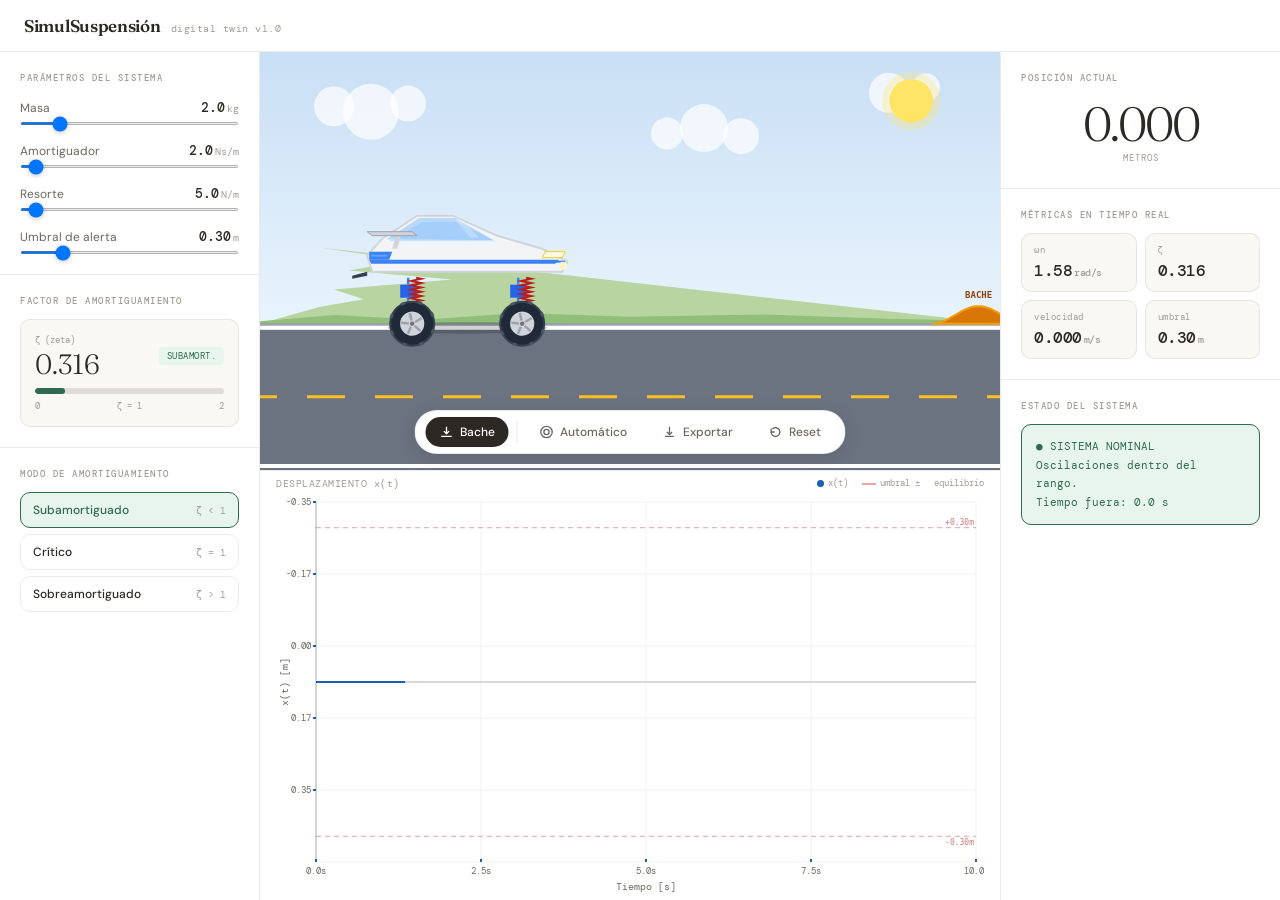
<file: index.html>
<!DOCTYPE html>
<html lang="es">
<head>
<meta charset="UTF-8">
<meta name="viewport" content="width=device-width, initial-scale=1.0">
<title>SimulSuspension</title>
<link href="https://fonts.googleapis.com/css2?family=DM+Mono:wght@400;500&family=Fraunces:ital,wght@0,300;0,600;1,300&family=DM+Sans:wght@400;500;600&display=swap" rel="stylesheet">
<link rel="stylesheet" href="styles.css">
</head>
<body>

<header>
  <div class="brand">
    <span class="brand-name">SimulSuspensión</span>
    <span class="brand-tag">digital twin v1.0</span>
  </div>
</header>

<div class="app-shell">

  <!-- ── LEFT: Parámetros + Modo ── -->
  <aside class="panel-left">

    <div>
      <div class="section-title">Parámetros del Sistema</div>
      <div class="param-block">
        <div class="param-item">
          <div class="param-header">
            <span class="param-label">Masa</span>
            <span><span class="param-val" id="lm">2.0</span><span class="param-unit">kg</span></span>
          </div>
          <input type="range" id="sm" min="0.5" max="10" step="0.1" value="2">
        </div>
        <div class="param-item">
          <div class="param-header">
            <span class="param-label">Amortiguador</span>
            <span><span class="param-val" id="lb">2.0</span><span class="param-unit">Ns/m</span></span>
          </div>
          <input type="range" id="sb" min="0" max="50" step="0.5" value="2">
        </div>
        <div class="param-item">
          <div class="param-header">
            <span class="param-label">Resorte</span>
            <span><span class="param-val" id="lk">5.0</span><span class="param-unit">N/m</span></span>
          </div>
          <input type="range" id="sk" min="1" max="100" step="0.5" value="5">
        </div>
        <div class="param-item">
          <div class="param-header">
            <span class="param-label">Umbral de alerta</span>
            <span><span class="param-val" id="lth">0.30</span><span class="param-unit">m</span></span>
          </div>
          <input type="range" id="sth" min="0.05" max="1.5" step="0.01" value="0.3">
        </div>
      </div>
    </div>

    <div class="divider"></div>

    <div>
      <div class="section-title">Factor de amortiguamiento</div>
      <div class="zeta-card">
        <div class="zeta-header">
          <div>
            <div style="font-family:var(--mono);font-size:9px;color:var(--text3);margin-bottom:4px;">ζ (zeta)</div>
            <div class="zeta-big" id="zetaNum">0.354</div>
          </div>
          <span class="zeta-state sub" id="zetaState">SUBAMORT.</span>
        </div>
        <div class="zeta-track">
          <div class="zeta-fill" id="zetaBar" style="width:30%;background:var(--green)"></div>
        </div>
        <div class="zeta-labels">
          <span>0</span>
          <span>ζ = 1</span>
          <span>2</span>
        </div>
      </div>
    </div>

    <div class="divider"></div>

    <div>
      <div class="section-title">Modo de amortiguamiento</div>
      <div class="mode-group">
        <button class="mode-btn active-sub" id="btn-sub" onclick="setMode('sub')">
          <span class="mode-name">Subamortiguado</span>
          <span class="mode-zeta">ζ &lt; 1</span>
        </button>
        <button class="mode-btn" id="btn-crit" onclick="setMode('crit')">
          <span class="mode-name">Crítico</span>
          <span class="mode-zeta">ζ = 1</span>
        </button>
        <button class="mode-btn" id="btn-sobre" onclick="setMode('sobre')">
          <span class="mode-name">Sobreamortiguado</span>
          <span class="mode-zeta">ζ &gt; 1</span>
        </button>
      </div>
    </div>

  </aside>

  <!-- ── CENTER: Canvas + Gráfica ── -->
  <main class="panel-center">
    <div class="sim-wrap">
      <canvas id="simCanvas"></canvas>

      <!-- Toolbar flotante -->
      <div class="sim-toolbar">
        <button class="tool-btn primary" onclick="spawnManualBump()">
          <svg viewBox="0 0 16 16" fill="none" stroke="currentColor" stroke-width="1.5">
            <path d="M8 2v8M5 7l3 3 3-3"/>
            <path d="M2 13h12" stroke-width="1.5"/>
          </svg>
          Bache
        </button>
        <div class="tool-sep"></div>
        <button class="tool-btn" id="toggleAutoBumps" onclick="toggleAutoBumps()">
          <svg viewBox="0 0 16 16" fill="none" stroke="currentColor" stroke-width="1.5">
            <circle cx="8" cy="8" r="3"/>
            <circle cx="8" cy="8" r="6.5"/>
          </svg>
          Automático
        </button>
        <button class="tool-btn" onclick="exportJSON()">
          <svg viewBox="0 0 16 16" fill="none" stroke="currentColor" stroke-width="1.5">
            <path d="M8 2v9M5 8l3 3 3-3"/>
            <path d="M3 13h10"/>
          </svg>
          Exportar
        </button>
        <button class="tool-btn" onclick="resetPhysics()">
          <svg viewBox="0 0 16 16" fill="none" stroke="currentColor" stroke-width="1.5">
            <path d="M3 8a5 5 0 1 0 1.5-3.5"/>
            <path d="M3 4v4h4"/>
          </svg>
          Reset
        </button>
      </div>
    </div>

    <!-- Gráfica -->
    <div class="graph-strip">
      <div class="graph-topbar">
        <span class="graph-label">DESPLAZAMIENTO x(t)</span>
        <div class="graph-legend">
          <span><span class="leg-dot" style="background:#1a5fb4"></span>x(t)</span>
          <span><span class="leg-dash"></span>umbral ±</span>
          <span style="font-size:9px;color:var(--text3)">equilibrio</span>
        </div>
      </div>
      <canvas id="graphCanvas"></canvas>
    </div>
  </main>

  <!-- ── RIGHT: Diagnóstico ── -->
  <aside class="panel-right">

    <div>
      <div class="section-title">Posición actual</div>
      <div class="big-stat">
        <div class="big-stat-num" id="bigPos">0.000</div>
        <div class="big-stat-label">METROS</div>
      </div>
    </div>

    <div class="divider"></div>

    <div>
      <div class="section-title">Métricas en tiempo real</div>
      <div class="metrics-grid">
        <div class="metric-card">
          <div class="m-label">ωn</div>
          <div class="m-val" id="mwn">1.58<span class="m-unit">rad/s</span></div>
        </div>
        <div class="metric-card">
          <div class="m-label">ζ</div>
          <div class="m-val" id="mzeta">0.354</div>
        </div>
        <div class="metric-card">
          <div class="m-label">velocidad</div>
          <div class="m-val" id="mvel">0.000<span class="m-unit">m/s</span></div>
        </div>
        <div class="metric-card">
          <div class="m-label">umbral</div>
          <div class="m-val" id="mth2">0.30<span class="m-unit">m</span></div>
        </div>
      </div>
    </div>

    <div class="divider"></div>

    <div>
      <div class="section-title">Estado del sistema</div>
      <div class="alert-area">
        <div class="alert-box ok" id="alertBox">
          <div id="alertText">● SISTEMA NOMINAL<br>Oscilaciones dentro del rango.<br>Tiempo fuera: 0.0 s</div>
        </div>
      </div>
    </div>

  </aside>
</div>

<div id="toast">✓ Exportado correctamente</div>
<div id="alertNotification" class="alert-notification"></div>

<script src="script.js"></script>
</body>
</html>
</file>
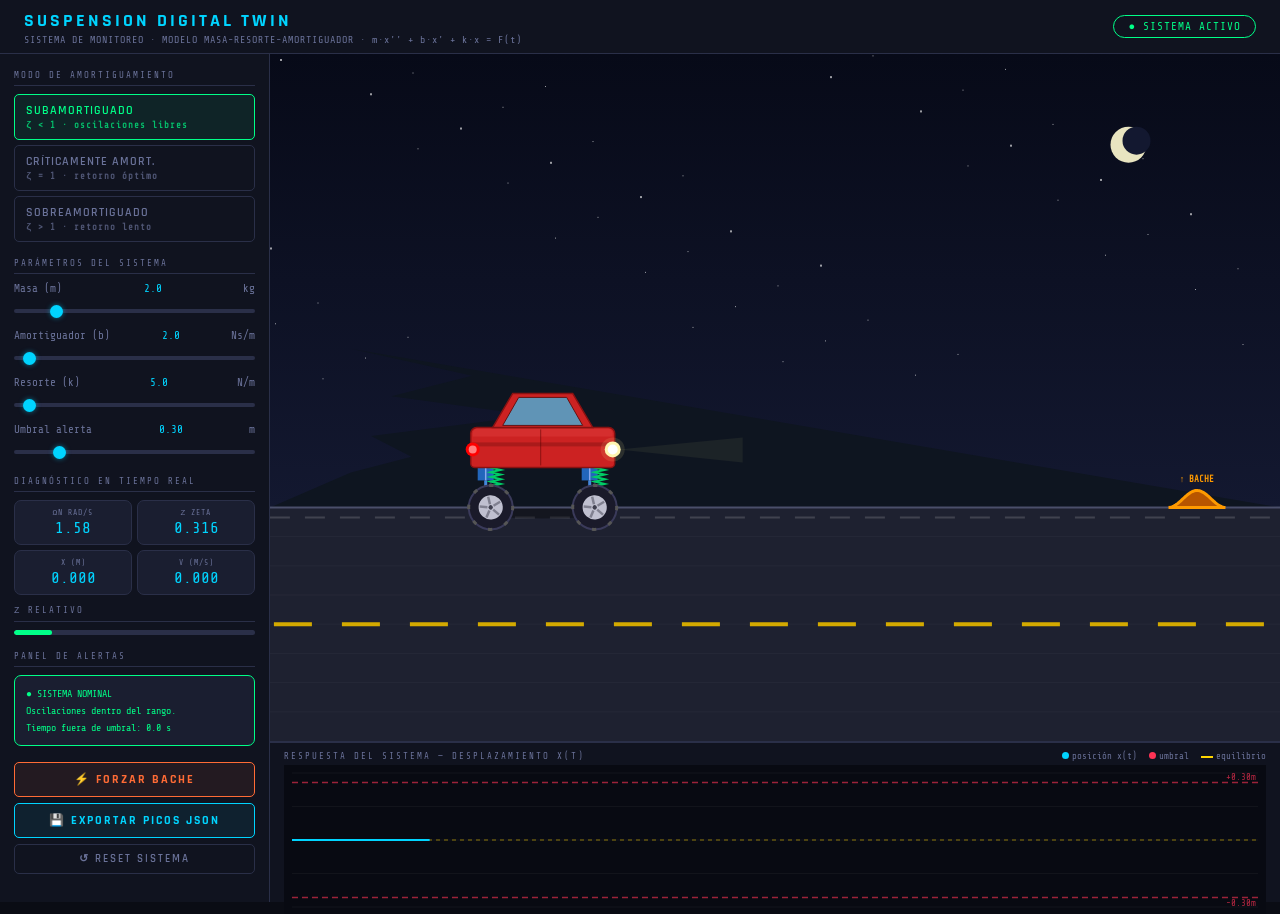
<file: suspension_digital_twin.html>
<!DOCTYPE html>
<html lang="es">
<head>
<meta charset="UTF-8">
<meta name="viewport" content="width=device-width, initial-scale=1.0">
<title>Digital Twin — Suspensión Automotriz</title>
<link href="https://fonts.googleapis.com/css2?family=Share+Tech+Mono&family=Rajdhani:wght@400;500;600;700&display=swap" rel="stylesheet">
<style>
  :root {
    --bg:      #0a0c14;
    --bg2:     #10131f;
    --bg3:     #161927;
    --panel:   #1a1e30;
    --border:  #2a2f48;
    --accent:  #00d4ff;
    --accent2: #ff6b35;
    --green:   #00ff88;
    --yellow:  #ffd600;
    --red:     #ff3355;
    --text:    #c8d0e8;
    --text2:   #6a7299;
    --mono: 'Share Tech Mono', monospace;
    --ui:   'Rajdhani', sans-serif;
  }
  * { box-sizing: border-box; margin: 0; padding: 0; }

  body {
    background: var(--bg);
    color: var(--text);
    font-family: var(--ui);
    min-height: 100vh;
    overflow: hidden;
  }

  /* ── Header ── */
  header {
    display: flex;
    align-items: center;
    justify-content: space-between;
    padding: 12px 24px;
    background: var(--bg2);
    border-bottom: 1px solid var(--border);
    height: 54px;
  }
  header h1 {
    font-size: 18px;
    font-weight: 700;
    letter-spacing: 3px;
    color: var(--accent);
    text-transform: uppercase;
  }
  .sub {
    font-family: var(--mono);
    font-size: 10px;
    color: var(--text2);
    letter-spacing: 1px;
    margin-top: 2px;
  }
  .status-pill {
    font-family: var(--mono);
    font-size: 11px;
    padding: 4px 14px;
    border-radius: 20px;
    border: 1px solid var(--green);
    color: var(--green);
    letter-spacing: 1px;
    animation: blink 2s infinite;
    cursor: default;
  }
  @keyframes blink { 0%,100%{opacity:1} 50%{opacity:.55} }

  /* ── Layout ── */
  .layout {
    display: grid;
    grid-template-columns: 270px 1fr;
    height: calc(100vh - 54px);
  }

  /* ── Sidebar ── */
  .sidebar {
    background: var(--bg2);
    border-right: 1px solid var(--border);
    padding: 16px 14px;
    display: flex;
    flex-direction: column;
    gap: 16px;
    overflow-y: auto;
  }
  .s-title {
    font-size: 9px;
    font-family: var(--mono);
    color: var(--text2);
    letter-spacing: 2px;
    text-transform: uppercase;
    padding-bottom: 5px;
    border-bottom: 1px solid var(--border);
    margin-bottom: 8px;
  }

  /* Mode buttons */
  .mode-btns { display: flex; flex-direction: column; gap: 5px; }
  .mode-btn {
    padding: 8px 11px;
    border-radius: 5px;
    border: 1px solid var(--border);
    background: transparent;
    color: var(--text2);
    font-family: var(--ui);
    font-size: 12px;
    font-weight: 600;
    letter-spacing: 1px;
    cursor: pointer;
    text-align: left;
    transition: all .2s;
  }
  .mode-btn:hover { border-color: var(--accent); color: var(--accent); }
  .mode-btn.active-sub  { border-color: var(--green);  color: var(--green);  background: rgba(0,255,136,.07); }
  .mode-btn.active-crit { border-color: var(--yellow); color: var(--yellow); background: rgba(255,214,0,.07); }
  .mode-btn.active-sobre{ border-color: var(--red);    color: var(--red);    background: rgba(255,51,85,.07); }
  .mode-badge { font-family: var(--mono); font-size: 9px; opacity:.7; display:block; margin-top:2px; }

  /* Sliders */
  .slider-group { display: flex; flex-direction: column; gap: 10px; }
  .slider-row label {
    display: flex;
    justify-content: space-between;
    font-size: 11px;
    color: var(--text2);
    font-family: var(--mono);
    margin-bottom: 3px;
  }
  .slider-row label span { color: var(--accent); }
  input[type=range] {
    width: 100%;
    -webkit-appearance: none;
    height: 4px;
    border-radius: 2px;
    background: var(--border);
    outline: none;
  }
  input[type=range]::-webkit-slider-thumb {
    -webkit-appearance: none;
    width: 13px; height: 13px;
    border-radius: 50%;
    background: var(--accent);
    cursor: pointer;
    box-shadow: 0 0 5px rgba(0,212,255,.5);
  }

  /* Metrics */
  .metrics { display: grid; grid-template-columns: 1fr 1fr; gap: 5px; }
  .metric {
    background: var(--panel);
    border: 1px solid var(--border);
    border-radius: 7px;
    padding: 7px 9px;
    text-align: center;
  }
  .metric .m-label { font-family: var(--mono); font-size: 8px; color: var(--text2); letter-spacing: 1px; text-transform: uppercase; }
  .metric .m-val   { font-family: var(--mono); font-size: 16px; color: var(--accent); margin-top: 2px; }

  /* Zeta bar */
  .zeta-bar-wrap { height: 5px; background: var(--border); border-radius: 3px; overflow: hidden; margin-top: 3px; }
  .zeta-bar-fill { height: 100%; border-radius: 3px; transition: width .3s, background .3s; }

  /* Alert */
  .alert-box {
    border-radius: 7px;
    border: 1px solid var(--border);
    padding: 9px 11px;
    font-family: var(--mono);
    font-size: 10px;
    line-height: 1.7;
    background: var(--panel);
    min-height: 70px;
    transition: border-color .3s;
  }
  .alert-box.ok    { border-color: var(--green); color: var(--green); }
  .alert-box.warn  { border-color: var(--yellow); color: var(--yellow); }
  .alert-box.error { border-color: var(--red); color: var(--red); animation: flashborder .5s infinite alternate; }
  @keyframes flashborder { from{border-color:var(--red)} to{border-color:transparent} }

  /* Buttons */
  .spawn-btn {
    width: 100%;
    padding: 9px;
    border-radius: 5px;
    border: 1px solid var(--accent2);
    background: rgba(255,107,53,.08);
    color: var(--accent2);
    font-family: var(--ui);
    font-size: 12px;
    font-weight: 700;
    letter-spacing: 2px;
    cursor: pointer;
    text-transform: uppercase;
    transition: all .2s;
  }
  .spawn-btn:hover { background: rgba(255,107,53,.2); }

  .export-btn {
    width: 100%;
    padding: 9px;
    border-radius: 5px;
    border: 1px solid var(--accent);
    background: rgba(0,212,255,.07);
    color: var(--accent);
    font-family: var(--ui);
    font-size: 12px;
    font-weight: 700;
    letter-spacing: 2px;
    cursor: pointer;
    text-transform: uppercase;
    transition: all .2s;
  }
  .export-btn:hover { background: rgba(0,212,255,.18); }

  .reset-btn {
    width: 100%;
    padding: 7px;
    border-radius: 5px;
    border: 1px solid var(--border);
    background: transparent;
    color: var(--text2);
    font-family: var(--ui);
    font-size: 11px;
    font-weight: 600;
    letter-spacing: 2px;
    cursor: pointer;
    text-transform: uppercase;
    transition: all .2s;
  }
  .reset-btn:hover { border-color: var(--text2); color: var(--text); }

  /* ── Main ── */
  .main-area {
    display: flex;
    flex-direction: column;
  }
  #simCanvas {
    width: 100%;
    display: block;
    background: #080a12;
    border-bottom: 1px solid var(--border);
    flex: 1 1 0;
  }

  /* Graph */
  .graph-area {
    background: var(--bg2);
    border-top: 1px solid var(--border);
    padding: 8px 14px 7px;
    height: 160px;
    display: flex;
    flex-direction: column;
    gap: 4px;
  }
  .graph-header {
    display: flex;
    justify-content: space-between;
    align-items: center;
  }
  .graph-title { font-family: var(--mono); font-size: 9px; color: var(--text2); letter-spacing: 2px; text-transform: uppercase; }
  .graph-legend { display: flex; gap: 12px; font-family: var(--mono); font-size: 9px; color: var(--text2); align-items: center; }
  .leg-dot { display:inline-block; width:7px; height:7px; border-radius:50%; margin-right:3px; }
  #graphCanvas { width:100%; flex:1; display:block; }

  /* Export toast */
  #toast {
    position: fixed;
    bottom: 24px;
    right: 24px;
    background: var(--panel);
    border: 1px solid var(--green);
    color: var(--green);
    font-family: var(--mono);
    font-size: 11px;
    padding: 10px 18px;
    border-radius: 8px;
    opacity: 0;
    transform: translateY(10px);
    transition: all .3s;
    pointer-events: none;
    z-index: 100;
  }
  #toast.show { opacity: 1; transform: translateY(0); }

  /* Scrollbar */
  .sidebar::-webkit-scrollbar { width: 4px; }
  .sidebar::-webkit-scrollbar-track { background: transparent; }
  .sidebar::-webkit-scrollbar-thumb { background: var(--border); border-radius: 2px; }
</style>
</head>
<body>

<header>
  <div>
    <h1>SUSPENSION DIGITAL TWIN</h1>
    <div class="sub">SISTEMA DE MONITOREO · MODELO MASA-RESORTE-AMORTIGUADOR · m·x'' + b·x' + k·x = F(t)</div>
  </div>
  <div class="status-pill" id="statusPill">● SISTEMA ACTIVO</div>
</header>

<div class="layout">

  <!-- SIDEBAR -->
  <aside class="sidebar">

    <div>
      <div class="s-title">Modo de Amortiguamiento</div>
      <div class="mode-btns">
        <button class="mode-btn active-sub" id="btn-sub" onclick="setMode('sub')">
          SUBAMORTIGUADO
          <span class="mode-badge">ζ &lt; 1 · oscilaciones libres</span>
        </button>
        <button class="mode-btn" id="btn-crit" onclick="setMode('crit')">
          CRÍTICAMENTE AMORT.
          <span class="mode-badge">ζ = 1 · retorno óptimo</span>
        </button>
        <button class="mode-btn" id="btn-sobre" onclick="setMode('sobre')">
          SOBREAMORTIGUADO
          <span class="mode-badge">ζ &gt; 1 · retorno lento</span>
        </button>
      </div>
    </div>

    <div>
      <div class="s-title">Parámetros del Sistema</div>
      <div class="slider-group">
        <div class="slider-row">
          <label>Masa (m) <span id="lm">2.0</span> kg</label>
          <input type="range" id="sm" min="0.5" max="10" step="0.1" value="2">
        </div>
        <div class="slider-row">
          <label>Amortiguador (b) <span id="lb">2.0</span> Ns/m</label>
          <input type="range" id="sb" min="0" max="50" step="0.5" value="2">
        </div>
        <div class="slider-row">
          <label>Resorte (k) <span id="lk">5.0</span> N/m</label>
          <input type="range" id="sk" min="1" max="100" step="0.5" value="5">
        </div>
        <div class="slider-row">
          <label>Umbral alerta <span id="lth">0.30</span> m</label>
          <input type="range" id="sth" min="0.05" max="1.5" step="0.01" value="0.3">
        </div>
      </div>
    </div>

    <div>
      <div class="s-title">Diagnóstico en Tiempo Real</div>
      <div class="metrics">
        <div class="metric"><div class="m-label">ωn rad/s</div><div class="m-val" id="mwn">1.58</div></div>
        <div class="metric"><div class="m-label">ζ zeta</div><div class="m-val" id="mzeta">0.354</div></div>
        <div class="metric"><div class="m-label">x (m)</div><div class="m-val" id="mpos">0.000</div></div>
        <div class="metric"><div class="m-label">v (m/s)</div><div class="m-val" id="mvel">0.000</div></div>
      </div>
      <div class="s-title" style="margin-top:10px">ζ relativo</div>
      <div class="zeta-bar-wrap">
        <div class="zeta-bar-fill" id="zetaBar" style="width:30%;background:var(--green)"></div>
      </div>
    </div>

    <div>
      <div class="s-title">Panel de Alertas</div>
      <div class="alert-box ok" id="alertBox">
        <div id="alertText">● SISTEMA NOMINAL<br>Oscilaciones dentro del rango operativo.<br>Tiempo fuera de umbral: 0.0 s</div>
      </div>
    </div>

    <div style="display:flex;flex-direction:column;gap:6px">
      <button class="spawn-btn" onclick="spawnManualBump()">⚡ FORZAR BACHE</button>
      <button class="export-btn" onclick="exportJSON()">💾 EXPORTAR PICOS JSON</button>
      <button class="reset-btn" onclick="resetPhysics()">↺ RESET SISTEMA</button>
    </div>

  </aside>

  <!-- MAIN -->
  <div class="main-area">
    <canvas id="simCanvas"></canvas>
    <div class="graph-area">
      <div class="graph-header">
        <div class="graph-title">Respuesta del sistema — Desplazamiento x(t)</div>
        <div class="graph-legend">
          <span><span class="leg-dot" style="background:#00d4ff"></span>posición x(t)</span>
          <span><span class="leg-dot" style="background:#ff3355"></span>umbral</span>
          <span><span class="leg-dot" style="background:#ffd600;border-radius:0;width:12px;height:2px;display:inline-block;vertical-align:middle"></span>equilibrio</span>
        </div>
      </div>
      <canvas id="graphCanvas"></canvas>
    </div>
  </div>

</div>

<div id="toast">✓ Picos exportados a suspension_picos.json</div>

<script>
// ═══════════════════════════════════════════════════════════
//  MODELO MATEMÁTICO — Digital Twin (Basado en SuspensionDigitalTwin)
//  Ecuación:  m·x'' + b·x' + k·x = F(t)
//  Integración numérica: Runge-Kutta 4 (equivalente a odeint de scipy)
// ═══════════════════════════════════════════════════════════

let m = 2, b = 2, k = 5;
let px = 0, pv = 0;            // posición [m] y velocidad [m/s]

const ELASTIC_LIMIT = 2.0;     // límite elástico en metros
let simTime = 0;
let last = null;

// ── Integrador Runge-Kutta 4 (equivalente a scipy.odeint) ──
// dy/dt = f(y, t)  donde y = [x, v]
function rk4Step(px, pv, F_ext, dt) {
  const f = (x, v) => {
    const acc = (F_ext - b * v - k * x) / m;
    return { dx: v, dv: acc };
  };
  const k1 = f(px, pv);
  const k2 = f(px + 0.5*dt*k1.dx, pv + 0.5*dt*k1.dv);
  const k3 = f(px + 0.5*dt*k2.dx, pv + 0.5*dt*k2.dv);
  const k4 = f(px + dt*k3.dx, pv + dt*k3.dv);

  return {
    nx: px + (dt/6)*(k1.dx + 2*k2.dx + 2*k3.dx + k4.dx),
    nv: pv + (dt/6)*(k1.dv + 2*k2.dv + 2*k3.dv + k4.dv)
  };
}

// ── Modos preconfigurados ──
const MODES = {
  sub:   { m:2,   b:2,     k:5,   zClass:'active-sub'   },
  crit:  { m:2,   b:6.32,  k:5,   zClass:'active-crit'  },
  sobre: { m:2,   b:20,    k:5,   zClass:'active-sobre' },
};
let currentMode = 'sub';

function setMode(md) {
  currentMode = md;
  const cfg = MODES[md];
  m = cfg.m; b = cfg.b; k = cfg.k;
  document.getElementById('sm').value = m;
  document.getElementById('sb').value = b;
  document.getElementById('sk').value = k;
  document.getElementById('lm').textContent = m.toFixed(1);
  document.getElementById('lb').textContent = b.toFixed(1);
  document.getElementById('lk').textContent = k.toFixed(1);
  resetPhysics();
  ['sub','crit','sobre'].forEach(id => {
    document.getElementById('btn-'+id).className =
      'mode-btn' + (id===md ? ' '+MODES[id].zClass : '');
  });
}

function resetPhysics() {
  px=0; pv=0; graphData=[];
  peakLog=[];
  outOfBoundsSince=null; alertFired=false;
  setAlertOk();
  document.getElementById('statusPill').textContent = '● SISTEMA ACTIVO';
  document.getElementById('statusPill').style.borderColor = '';
  document.getElementById('statusPill').style.color = '';
}

// ═══════════════════════════════════════════════════════════
//  SISTEMA DE ALERTAS — Lógica de Falla
//  Si oscilación x(t) tarda >3s en estabilizarse → ERROR
// ═══════════════════════════════════════════════════════════

let alertThreshold = 0.3;
let outOfBoundsSince = null;
let alertFired = false;

// Registro de picos para exportación JSON
let peakLog = [];
let lastPeakSign = 0;
let lastPeakVal = 0;
let lastPeakTime = -999;

function recordPeak(t, x) {
  const sign = Math.sign(x);
  if (Math.abs(x) > alertThreshold) {
    if (sign !== lastPeakSign || (t - lastPeakTime) > 0.5) {
      const absX = Math.abs(x);
      if (absX > Math.abs(lastPeakVal) || (t - lastPeakTime) > 0.5) {
        peakLog.push({
          tiempo_s:       parseFloat(t.toFixed(3)),
          posicion_m:     parseFloat(x.toFixed(4)),
          velocidad_mps:  parseFloat(pv.toFixed(4)),
          m_kg:           m, b_Nsm: b, k_Nm: k,
          supera_umbral:  Math.abs(x) > alertThreshold
        });
        lastPeakSign = sign;
        lastPeakVal  = x;
        lastPeakTime = t;
      }
    }
  }
}

function checkAlerts(t) {
  const absX = Math.abs(px);
  recordPeak(t, px);

  if (absX > alertThreshold) {
    if (!outOfBoundsSince) outOfBoundsSince = t;
    const elapsed = t - outOfBoundsSince;

    if (elapsed >= 3.0 && !alertFired) {
      alertFired = true;
      setAlertError();
      // Imprimir mensaje requerido por el enunciado
      console.error('ERROR: Amortiguador desgastado. Requiere mantenimiento.');
    } else if (!alertFired) {
      setAlertWarn(elapsed);
    }
  } else {
    if (!alertFired) {
      outOfBoundsSince = null;
      setAlertOk();
    }
  }
}

function setAlertOk() {
  document.getElementById('alertBox').className = 'alert-box ok';
  document.getElementById('alertText').innerHTML =
    '● SISTEMA NOMINAL<br>Oscilaciones dentro del rango.<br>Tiempo fuera de umbral: 0.0 s';
}
function setAlertWarn(elapsed) {
  document.getElementById('alertBox').className = 'alert-box warn';
  document.getElementById('alertText').innerHTML =
    '⚠ ADVERTENCIA<br>Oscilación sostenida: ' + elapsed.toFixed(1) + ' s<br>Monitoreo activo — umbral: ±' + alertThreshold.toFixed(2) + ' m';
}
function setAlertError() {
  document.getElementById('alertBox').className = 'alert-box error';
  document.getElementById('alertText').innerHTML =
    '✖ ERROR CRÍTICO<br>Amortiguador desgastado.<br>Requiere mantenimiento.<br><br>t_estab &gt; 3.0 s';
  document.getElementById('statusPill').textContent = '● FALLA DETECTADA';
  document.getElementById('statusPill').style.borderColor = '#ff3355';
  document.getElementById('statusPill').style.color = '#ff3355';
  document.getElementById('statusPill').style.animation = 'none';
}

// ── Exportar JSON ──
function exportJSON() {
  const wn   = Math.sqrt(k / m);
  const zeta = b / (2 * wn * m);
  let estado = zeta < 0.95 ? 'SUBAMORTIGUADO' : zeta < 1.05 ? 'CRÍTICO' : 'SOBREAMORTIGUADO';

  const payload = {
    metadatos: {
      fecha_exportacion: new Date().toISOString(),
      parametros: { m_kg: m, b_Nsm: b, k_Nm: k },
      diagnostico: {
        wn_rads:  parseFloat(wn.toFixed(4)),
        zeta:     parseFloat(zeta.toFixed(4)),
        estado:   estado,
        alerta_disparada: alertFired,
        umbral_m: alertThreshold
      }
    },
    picos_vibracion: peakLog
  };

  const blob = new Blob([JSON.stringify(payload, null, 2)], { type: 'application/json' });
  const url  = URL.createObjectURL(blob);
  const a    = document.createElement('a');
  a.href = url;
  a.download = 'suspension_picos.json';
  a.click();
  URL.revokeObjectURL(url);

  // Toast
  const t = document.getElementById('toast');
  t.textContent = '✓ Exportado: ' + peakLog.length + ' picos guardados';
  t.classList.add('show');
  setTimeout(() => t.classList.remove('show'), 2800);
}

// ═══════════════════════════════════════════════════════════
//  BACHES — Entrada de fuerza F(t) al sistema
// ═══════════════════════════════════════════════════════════
let bumps = [];
let bumpTimer = 0;
let bumpInterval = 2.8;
const ROAD_SPEED = 95;

function spawnBump(forced=false) {
  const isUp    = Math.random() > 0.5;
  const depth   = (forced ? 0.35 : 0.1) + Math.random() * 0.55;
  const widthPx = 45 + Math.random() * 75;
  bumps.push({
    x: simCanvas.width / (window.devicePixelRatio||1) + widthPx,
    depth, widthPx, isUp,
    color: isUp ? '#ff9a00' : '#8855ff',
  });
  bumpInterval = 1.8 + Math.random() * 2.8;
}

function spawnManualBump() { spawnBump(true); }

function bumpProfileAt(bx, bmp) {
  const dx = bx - bmp.x;
  if (Math.abs(dx) < bmp.widthPx/2) {
    const t = 1 - 2*Math.abs(dx)/bmp.widthPx;
    return bmp.depth * Math.pow(Math.sin(t*Math.PI/2), 2);
  }
  return 0;
}

// F(t) = fuerza del bache sobre el sistema
function getForce(carX) {
  let F = 0;
  for (const bmp of bumps) {
    const h = bumpProfileAt(carX, bmp);
    if (h > 0) F += (bmp.isUp ? 1 : -1) * h * k * 1.1;
  }
  return F;
}

// ═══════════════════════════════════════════════════════════
//  CANVAS + RENDER
// ═══════════════════════════════════════════════════════════
const simCanvas   = document.getElementById('simCanvas');
const graphCanvas = document.getElementById('graphCanvas');
const ctx  = simCanvas.getContext('2d');
const gctx = graphCanvas.getContext('2d');
const DPR  = window.devicePixelRatio || 1;

function resizeCanvases() {
  simCanvas.width  = simCanvas.offsetWidth  * DPR;
  simCanvas.height = simCanvas.offsetHeight * DPR;
  ctx.scale(DPR, DPR);
  graphCanvas.width  = graphCanvas.offsetWidth  * DPR;
  graphCanvas.height = graphCanvas.offsetHeight * DPR;
  gctx.scale(DPR, DPR);
}
resizeCanvases();
window.addEventListener('resize', resizeCanvases);

const SW = () => simCanvas.width/DPR;
const SH = () => simCanvas.height/DPR;
const GW = () => graphCanvas.width/DPR;
const GH = () => graphCanvas.height/DPR;

const ROAD_Y_FRAC = 0.66;
const CAR_X_FRAC  = 0.27;
const WHEEL_R     = 22;
const REST_OFFSET = 80;
const SCALE_PX    = 55;

let roadOffset = 0;
let wheelAngle = 0;

// ── Gráfica ──
const MAX_PTS = 400;
let graphData = [];

// ── Cielo y fondo ──
function drawSky(W, H, rY) {
  const grad = ctx.createLinearGradient(0,0,0,rY);
  grad.addColorStop(0,'#070a18'); grad.addColorStop(1,'#131830');
  ctx.fillStyle=grad; ctx.fillRect(0,0,W,rY);

  ctx.fillStyle='rgba(255,255,255,.6)';
  for(let i=0;i<50;i++){
    const sx=(i*137.5+10)%W, sy=(i*89.3+5)%(rY*.75), sz=i%4===0?2:1;
    ctx.fillRect(sx,sy,sz,sz);
  }

  // Luna
  ctx.beginPath(); ctx.arc(W*.85,rY*.2,18,0,Math.PI*2);
  ctx.fillStyle='#e8e4c0'; ctx.fill();
  ctx.beginPath(); ctx.arc(W*.85+8,rY*.2-4,14,0,Math.PI*2);
  ctx.fillStyle='#131830'; ctx.fill();

  // Colinas
  ctx.fillStyle='#0e1520';
  ctx.beginPath(); ctx.moveTo(0,rY);
  const pts=[0,0,.08,.22,.14,.32,.10,.45,.26,.58,.12,.70,.20,.83,.08,1,0];
  for(let i=0;i<pts.length;i+=2) ctx.lineTo(pts[i]*W, rY-pts[i+1]*rY*.35);
  ctx.lineTo(W,rY); ctx.closePath(); ctx.fill();
}

// ── Carretera ──
function drawRoad(W,H,rY) {
  ctx.fillStyle='#1e2130'; ctx.fillRect(0,rY,W,H-rY);
  ctx.strokeStyle='rgba(255,255,255,.03)'; ctx.lineWidth=1;
  for(let i=0;i<8;i++){
    const y=rY+(H-rY)*i/8;
    ctx.beginPath(); ctx.moveTo(0,y); ctx.lineTo(W,y); ctx.stroke();
  }
  ctx.strokeStyle='#4a4f6a'; ctx.lineWidth=2;
  ctx.beginPath(); ctx.moveTo(0,rY); ctx.lineTo(W,rY); ctx.stroke();

  ctx.strokeStyle='#d4aa00'; ctx.lineWidth=4;
  ctx.setLineDash([38,30]); ctx.lineDashOffset=-(roadOffset%68);
  ctx.beginPath(); ctx.moveTo(0,rY+(H-rY)*.5); ctx.lineTo(W,rY+(H-rY)*.5); ctx.stroke();
  ctx.setLineDash([]);

  ctx.strokeStyle='rgba(255,255,255,.15)'; ctx.lineWidth=2;
  ctx.setLineDash([20,15]); ctx.lineDashOffset=-(roadOffset%35);
  ctx.beginPath(); ctx.moveTo(0,rY+10); ctx.lineTo(W,rY+10); ctx.stroke();
  ctx.setLineDash([]);
}

// ── Baches ──
function drawBumps(rY) {
  for(const bmp of bumps){
    const hw=bmp.widthPx, dpx=bmp.depth*SCALE_PX*.7;
    if(bmp.isUp){
      ctx.beginPath(); ctx.moveTo(bmp.x-hw/2,rY);
      for(let i=0;i<=hw;i++){
        const bx=bmp.x-hw/2+i, d=bumpProfileAt(bx,bmp);
        ctx.lineTo(bx, rY-d*SCALE_PX*.7);
      }
      ctx.lineTo(bmp.x+hw/2,rY); ctx.closePath();
      ctx.fillStyle='#b85500'; ctx.fill();
      ctx.strokeStyle='#ff9a00'; ctx.lineWidth=3; ctx.stroke();
      ctx.fillStyle='#ff9a00'; ctx.font='bold 9px Share Tech Mono';
      ctx.textAlign='center'; ctx.fillText('↑ BACHE',bmp.x,rY-dpx-8);
    } else {
      ctx.beginPath(); ctx.moveTo(bmp.x-hw/2,rY);
      for(let i=0;i<=hw;i++){
        const bx=bmp.x-hw/2+i, d=bumpProfileAt(bx,bmp);
        ctx.lineTo(bx, rY+d*SCALE_PX*.7);
      }
      ctx.lineTo(bmp.x+hw/2,rY); ctx.closePath();
      ctx.fillStyle='#0f0a20'; ctx.fill();
      ctx.strokeStyle='#aa55ff'; ctx.lineWidth=3; ctx.stroke();
      ctx.fillStyle='#aa55ff'; ctx.font='bold 9px Share Tech Mono';
      ctx.textAlign='center'; ctx.fillText('↓ HOYO',bmp.x,rY+dpx+16);
    }
  }
}

// ── Suspensión visual ──
function drawSpring(x0,y1,y2){
  const coils=6,amp=5,seg=coils*4, h=y2-y1;
  ctx.beginPath(); ctx.moveTo(x0,y1);
  for(let i=0;i<=seg;i++){
    const fy=y1+h*i/seg, fx=x0+amp*Math.sin(i*Math.PI/2);
    ctx.lineTo(fx,fy);
  }
  ctx.strokeStyle='#00cc66'; ctx.lineWidth=2; ctx.stroke();
}
function drawDamper(x0,y1,y2){
  const mid=(y1+y2)/2, hw=8;
  ctx.strokeStyle='#4488dd'; ctx.lineWidth=3;
  ctx.beginPath(); ctx.moveTo(x0,y1); ctx.lineTo(x0,mid-6); ctx.stroke();
  ctx.fillStyle='#2266bb'; ctx.fillRect(x0-hw,mid-6,hw*2,13);
  ctx.strokeStyle='#4488dd';
  ctx.beginPath(); ctx.moveTo(x0,mid+7); ctx.lineTo(x0,y2); ctx.stroke();
  ctx.strokeStyle='#88aaee'; ctx.lineWidth=1.5;
  ctx.beginPath(); ctx.moveTo(x0,mid-6); ctx.lineTo(x0,mid+7); ctx.stroke();
}

// ── Rueda ──
function drawWheel(wx,wy){
  ctx.save(); ctx.translate(wx,wy); ctx.rotate(wheelAngle);
  ctx.beginPath(); ctx.arc(0,0,WHEEL_R,0,Math.PI*2);
  ctx.fillStyle='#1a1a2a'; ctx.fill();
  ctx.strokeStyle='#3a3a5a'; ctx.lineWidth=2; ctx.stroke();
  for(let t=0;t<8;t++){
    const a=t/8*Math.PI*2;
    ctx.beginPath(); ctx.arc(0,0,WHEEL_R,a,a+.2);
    ctx.strokeStyle='#555'; ctx.lineWidth=3; ctx.stroke();
  }
  ctx.beginPath(); ctx.arc(0,0,WHEEL_R*.55,0,Math.PI*2);
  ctx.fillStyle='#c0c0d0'; ctx.fill();
  for(let s=0;s<5;s++){
    const a=s/5*Math.PI*2;
    ctx.beginPath();
    ctx.moveTo(Math.cos(a)*WHEEL_R*.15, Math.sin(a)*WHEEL_R*.15);
    ctx.lineTo(Math.cos(a)*WHEEL_R*.50, Math.sin(a)*WHEEL_R*.50);
    ctx.strokeStyle='#808090'; ctx.lineWidth=2.5; ctx.stroke();
  }
  ctx.beginPath(); ctx.arc(0,0,WHEEL_R*.1,0,Math.PI*2);
  ctx.fillStyle='#404050'; ctx.fill();
  ctx.restore();
}

// ── Auto ──
function drawCar(carX,chassisY,roadY){
  const w1x=carX-52, w2x=carX+52, wy=roadY;

  ctx.strokeStyle='#333355'; ctx.lineWidth=2;
  [w1x,w2x].forEach(wx=>{
    ctx.beginPath(); ctx.moveTo(wx,wy-WHEEL_R); ctx.lineTo(wx,chassisY+34); ctx.stroke();
  });

  [w1x,w2x].forEach(wx=>{
    const top=chassisY+32, bot=wy-WHEEL_R+2;
    drawDamper(wx-5,top,bot);
    drawSpring(wx+5,top,bot);
  });

  ctx.fillStyle='#600000'; ctx.fillRect(carX-60,chassisY+28,120,8);

  ctx.beginPath(); ctx.ellipse(carX,wy+6,68,5,0,0,Math.PI*2);
  ctx.fillStyle='rgba(0,0,0,.35)'; ctx.fill();

  ctx.beginPath();
  if(ctx.roundRect) ctx.roundRect(carX-72,chassisY,144,40,[6,6,4,4]);
  else ctx.rect(carX-72,chassisY,144,40);
  ctx.fillStyle='#cc2222'; ctx.fill();
  ctx.strokeStyle='#881111'; ctx.lineWidth=1.5; ctx.stroke();

  ctx.beginPath();
  if(ctx.roundRect) ctx.roundRect(carX-70,chassisY+1,140,8,[5,5,0,0]);
  else ctx.rect(carX-70,chassisY+1,140,8);
  ctx.fillStyle='rgba(255,100,100,.18)'; ctx.fill();
  ctx.fillStyle='#aa1a1a'; ctx.fillRect(carX-72,chassisY+15,144,4);
  ctx.strokeStyle='rgba(80,0,0,.5)'; ctx.lineWidth=1;
  ctx.beginPath(); ctx.moveTo(carX-2,chassisY+2); ctx.lineTo(carX-2,chassisY+38); ctx.stroke();

  ctx.beginPath();
  ctx.moveTo(carX-50,chassisY); ctx.lineTo(carX-30,chassisY-34);
  ctx.lineTo(carX+30,chassisY-34); ctx.lineTo(carX+50,chassisY);
  ctx.closePath(); ctx.fillStyle='#cc2222'; ctx.fill();
  ctx.strokeStyle='#881111'; ctx.lineWidth=1.5; ctx.stroke();

  ctx.beginPath();
  ctx.moveTo(carX-40,chassisY-2); ctx.lineTo(carX-24,chassisY-30);
  ctx.lineTo(carX+24,chassisY-30); ctx.lineTo(carX+40,chassisY-2);
  ctx.closePath(); ctx.fillStyle='#80b8d8'; ctx.fill();
  ctx.fillStyle='rgba(0,40,80,.25)'; ctx.fill();
  ctx.strokeStyle='#661111'; ctx.lineWidth=1; ctx.stroke();

  ctx.beginPath(); ctx.arc(carX+70,chassisY+22,12,0,Math.PI*2);
  ctx.fillStyle='rgba(255,240,150,.12)'; ctx.fill();
  ctx.beginPath(); ctx.arc(carX+70,chassisY+22,8,0,Math.PI*2);
  ctx.fillStyle='#fff5b0'; ctx.fill();
  ctx.beginPath(); ctx.arc(carX+70,chassisY+22,5,0,Math.PI*2);
  ctx.fillStyle='#ffffff'; ctx.fill();
  ctx.beginPath();
  ctx.moveTo(carX+76,chassisY+22); ctx.lineTo(carX+200,chassisY+35); ctx.lineTo(carX+200,chassisY+10);
  ctx.closePath(); ctx.fillStyle='rgba(255,248,150,.06)'; ctx.fill();

  ctx.beginPath(); ctx.arc(carX-70,chassisY+22,7,0,Math.PI*2);
  ctx.fillStyle='#ff0000'; ctx.fill();
  ctx.beginPath(); ctx.arc(carX-70,chassisY+22,4,0,Math.PI*2);
  ctx.fillStyle='#ff8080'; ctx.fill();

  // Flash de límite elástico
  if(Math.abs(px) > ELASTIC_LIMIT*.85){
    ctx.save(); ctx.globalAlpha=.3+.3*Math.sin(simTime*20);
    ctx.strokeStyle='#ff3355'; ctx.lineWidth=3;
    ctx.beginPath();
    if(ctx.roundRect) ctx.roundRect(carX-75,chassisY-38,150,82,6);
    else ctx.rect(carX-75,chassisY-38,150,82);
    ctx.stroke(); ctx.restore();
  }

  drawWheel(w1x,wy); drawWheel(w2x,wy);
}

// ── Gráfica x(t) ──
function drawGraph(){
  const W=GW(), H=GH();
  gctx.clearRect(0,0,W,H);
  gctx.fillStyle='#080a12'; gctx.fillRect(0,0,W,H);
  if(graphData.length<2) return;

  const pad=8, midY=H/2;
  const maxV=Math.max(...graphData.map(Math.abs),alertThreshold+.05,.2);

  gctx.strokeStyle='rgba(255,255,255,.04)'; gctx.lineWidth=1;
  for(let i=0;i<5;i++){
    const y=pad+(H-pad*2)*i/4;
    gctx.beginPath(); gctx.moveTo(pad,y); gctx.lineTo(W-pad,y); gctx.stroke();
  }

  // Línea cero
  gctx.strokeStyle='rgba(255,214,0,.35)'; gctx.lineWidth=1.5;
  gctx.setLineDash([4,4]);
  gctx.beginPath(); gctx.moveTo(pad,midY); gctx.lineTo(W-pad,midY); gctx.stroke();
  gctx.setLineDash([]);

  // Líneas de umbral
  const thPx=(alertThreshold/maxV)*(midY-pad);
  gctx.strokeStyle='rgba(255,51,85,.6)'; gctx.lineWidth=1.5;
  gctx.setLineDash([6,4]);
  gctx.beginPath(); gctx.moveTo(pad,midY-thPx); gctx.lineTo(W-pad,midY-thPx); gctx.stroke();
  gctx.beginPath(); gctx.moveTo(pad,midY+thPx); gctx.lineTo(W-pad,midY+thPx); gctx.stroke();
  gctx.setLineDash([]);

  // Relleno
  gctx.beginPath();
  graphData.forEach((val,i)=>{
    const gx=pad+(i/MAX_PTS)*(W-pad*2);
    const gy=midY-(val/maxV)*(midY-pad);
    i===0?gctx.moveTo(gx,gy):gctx.lineTo(gx,gy);
  });
  gctx.lineTo(pad+((graphData.length-1)/MAX_PTS)*(W-pad*2),midY);
  gctx.lineTo(pad,midY); gctx.closePath();
  gctx.fillStyle='rgba(0,212,255,.07)'; gctx.fill();

  // Curva
  const colors={sub:'#00d4ff',crit:'#ffd600',sobre:'#ff6644'};
  gctx.strokeStyle=colors[currentMode]||'#00d4ff'; gctx.lineWidth=2;
  gctx.beginPath();
  graphData.forEach((val,i)=>{
    const gx=pad+(i/MAX_PTS)*(W-pad*2);
    const gy=midY-(val/maxV)*(midY-pad);
    i===0?gctx.moveTo(gx,gy):gctx.lineTo(gx,gy);
  });
  gctx.stroke();

  // Etiquetas umbral
  gctx.fillStyle='rgba(255,51,85,.7)';
  gctx.font='9px Share Tech Mono'; gctx.textAlign='right';
  gctx.fillText('+'+alertThreshold.toFixed(2)+'m',W-pad-2,midY-thPx-3);
  gctx.fillText('-'+alertThreshold.toFixed(2)+'m',W-pad-2,midY+thPx+9);
}

// ── Métricas ──
function updateMetrics(){
  const wn   = Math.sqrt(k/m);
  const zeta = b/(2*wn*m);
  document.getElementById('mwn').textContent   = wn.toFixed(2);
  document.getElementById('mzeta').textContent = zeta.toFixed(3);
  document.getElementById('mpos').textContent  = px.toFixed(3);
  document.getElementById('mvel').textContent  = pv.toFixed(3);

  const zPct=Math.min(zeta/2,1)*100;
  const bar=document.getElementById('zetaBar');
  bar.style.width=zPct+'%';
  bar.style.background=zeta<.95?'#00ff88':zeta<1.05?'#ffd600':'#ff3355';
}

// ═══════════════════════════════════════════════════════════
//  LOOP PRINCIPAL
// ═══════════════════════════════════════════════════════════
function loop(ts){
  if(!last) last=ts;
  const dt=Math.min((ts-last)/1000, 0.033);
  last=ts;
  simTime+=dt;

  const cW=SW(), cH=SH(), rY=cH*ROAD_Y_FRAC, carX=cW*CAR_X_FRAC;

  // ── Física RK4 (Backend matemático) ──
  const F_ext = getForce(carX);
  const { nx, nv } = rk4Step(px, pv, F_ext, dt);
  px = nx; pv = nv;

  // Límite elástico
  if(Math.abs(px)>=ELASTIC_LIMIT){
    px=Math.sign(px)*ELASTIC_LIMIT;
    pv*=-0.3;
  }

  // ── Baches ──
  roadOffset+=ROAD_SPEED*dt;
  for(const bmp of bumps){ bmp.x-=ROAD_SPEED*dt; }
  bumps=bumps.filter(bmp=>bmp.x>-200);
  bumpTimer+=dt;
  if(bumpTimer>=bumpInterval){ bumpTimer=0; spawnBump(); }
  wheelAngle+=(ROAD_SPEED/20)*dt;

  // ── Datos gráfica ──
  graphData.push(px);
  if(graphData.length>MAX_PTS) graphData.shift();

  // ── Lógica de alertas ──
  checkAlerts(simTime);

  // ── Render ──
  ctx.clearRect(0,0,cW,cH);
  drawSky(cW,cH,rY);
  drawRoad(cW,cH,rY);
  drawBumps(rY);
  const chassisY=rY-REST_OFFSET-px*SCALE_PX;
  drawCar(carX,chassisY,rY);

  drawGraph();
  updateMetrics();

  requestAnimationFrame(loop);
}

// ── Sliders ──
document.getElementById('sm').addEventListener('input',e=>{
  m=+e.target.value; document.getElementById('lm').textContent=m.toFixed(1);
});
document.getElementById('sb').addEventListener('input',e=>{
  b=+e.target.value; document.getElementById('lb').textContent=b.toFixed(1);
});
document.getElementById('sk').addEventListener('input',e=>{
  k=+e.target.value; document.getElementById('lk').textContent=k.toFixed(1);
});
document.getElementById('sth').addEventListener('input',e=>{
  alertThreshold=+e.target.value;
  document.getElementById('lth').textContent=alertThreshold.toFixed(2);
  if(!alertFired){ outOfBoundsSince=null; setAlertOk(); }
});

spawnBump();
requestAnimationFrame(loop);
</script>
</body>
</html>
</file>
<file: styles.css>
:root {
  --bg:       #f5f3ee;
  --surface:  #ffffff;
  --surface2: #f9f8f5;
  --border:   rgba(0,0,0,0.08);
  --border2:  rgba(0,0,0,0.14);
  --text:     #1a1814;
  --text2:    #6b6760;
  --text3:    #a09c97;
  --ink:      #2c2925;

  --blue:     #1a5fb4;
  --blue-bg:  #e8f0fb;
  --green:    #2d6a4f;
  --green-bg: #e8f5ee;
  --amber:    #b45309;
  --amber-bg: #fef3cd;
  --red:      #b91c1c;
  --red-bg:   #fee2e2;

  --mono: 'DM Mono', monospace;
  --sans: 'DM Sans', sans-serif;
  --serif: 'Fraunces', serif;
  --radius: 10px;
  --radius-lg: 16px;
}

* { box-sizing: border-box; margin: 0; padding: 0; }

body {
  background: var(--bg);
  color: var(--text);
  font-family: var(--sans);
  min-height: 100vh;
  overflow: hidden;
}

/* ── HEADER ── */
header {
  display: flex;
  align-items: center;
  justify-content: space-between;
  padding: 0 24px;
  height: 52px;
  background: var(--surface);
  border-bottom: 1px solid var(--border);
  position: relative;
  z-index: 10;
}

.brand {
  display: flex;
  align-items: baseline;
  gap: 10px;
}

.brand-name {
  font-family: var(--serif);
  font-size: 17px;
  font-weight: 600;
  color: var(--ink);
  letter-spacing: -0.3px;
}

.brand-tag {
  font-family: var(--mono);
  font-size: 10px;
  color: var(--text3);
  letter-spacing: 0.5px;
}

.header-right {
  display: flex;
  align-items: center;
  gap: 16px;
}

@keyframes pulse {
  0%,100% { opacity: 1; transform: scale(1); }
  50% { opacity: 0.5; transform: scale(0.8); }
}

/* ── LAYOUT ── */
.app-shell {
  display: grid;
  grid-template-columns: 260px 1fr 280px;
  grid-template-rows: 1fr;
  height: calc(100vh - 52px);
  gap: 0;
}

/* ── LEFT PANEL — Parámetros ── */
.panel-left {
  background: var(--surface);
  border-right: 1px solid var(--border);
  display: flex;
  flex-direction: column;
  overflow-y: auto;
  padding: 20px 20px 16px;
  gap: 20px;
}

.section-title {
  font-family: var(--mono);
  font-size: 9px;
  font-weight: 500;
  color: var(--text3);
  letter-spacing: 1.5px;
  text-transform: uppercase;
  margin-bottom: 12px;
}

/* Params */
.param-block {
  display: flex;
  flex-direction: column;
  gap: 14px;
}

.param-item {
  display: flex;
  flex-direction: column;
  gap: 5px;
}

.param-header {
  display: flex;
  justify-content: space-between;
  align-items: baseline;
}

.param-label {
  font-size: 12px;
  color: var(--text2);
  font-family: var(--sans);
}

.param-val {
  font-family: var(--mono);
  font-size: 13px;
  font-weight: 500;
  color: var(--ink);
}

.param-unit {
  font-family: var(--mono);
  font-size: 10px;
  color: var(--text3);
  margin-left: 2px;
}

input[type=range] {
  width: 100%;
  height: 3px;
  border-radius: 2px;
  background: #e0ddd8;
  outline: none;
  cursor: pointer;
}

input[type=range]::-webkit-slider-thumb {
  -webkit-appearance: none;
  width: 14px;
  height: 14px;
  border-radius: 50%;
  background: var(--ink);
  border: 2px solid var(--surface);
  box-shadow: 0 1px 4px rgba(0,0,0,0.2);
  cursor: pointer;
  transition: transform 0.15s;
}

input[type=range]::-webkit-slider-thumb:hover {
  transform: scale(1.2);
}

/* Divider */
.divider {
  height: 1px;
  background: var(--border);
  margin: 0 -20px;
}

/* Zeta indicator */
.zeta-card {
  background: var(--surface2);
  border: 1px solid var(--border);
  border-radius: var(--radius);
  padding: 14px;
}

.zeta-header {
  display: flex;
  justify-content: space-between;
  align-items: center;
  margin-bottom: 10px;
}

.zeta-big {
  font-family: var(--serif);
  font-size: 28px;
  font-weight: 300;
  color: var(--ink);
  line-height: 1;
}

.zeta-state {
  font-family: var(--mono);
  font-size: 9px;
  padding: 3px 8px;
  border-radius: 4px;
  letter-spacing: 0.5px;
}

.zeta-state.sub   { background: var(--green-bg); color: var(--green); }
.zeta-state.crit  { background: var(--amber-bg); color: var(--amber); }
.zeta-state.sobre { background: var(--red-bg); color: var(--red); }

.zeta-track {
  height: 6px;
  background: #e0ddd8;
  border-radius: 3px;
  overflow: hidden;
  margin-bottom: 6px;
}

.zeta-fill {
  height: 100%;
  border-radius: 3px;
  transition: width 0.3s, background 0.3s;
}

.zeta-labels {
  display: flex;
  justify-content: space-between;
  font-family: var(--mono);
  font-size: 9px;
  color: var(--text3);
}

/* Mode buttons */
.mode-group {
  display: flex;
  flex-direction: column;
  gap: 6px;
}

.mode-btn {
  display: flex;
  align-items: center;
  justify-content: space-between;
  padding: 9px 12px;
  border-radius: var(--radius);
  border: 1px solid var(--border);
  background: transparent;
  cursor: pointer;
  transition: all 0.15s;
  font-family: var(--sans);
}

.mode-btn:hover {
  background: var(--surface2);
  border-color: var(--border2);
}

.mode-btn.active-sub   { background: var(--green-bg);  border-color: var(--green); }
.mode-btn.active-crit  { background: var(--amber-bg); border-color: var(--amber); }
.mode-btn.active-sobre { background: var(--red-bg);   border-color: var(--red); }

.mode-name {
  font-size: 12px;
  font-weight: 500;
  color: var(--ink);
}

.mode-btn.active-sub   .mode-name { color: var(--green); }
.mode-btn.active-crit  .mode-name { color: var(--amber); }
.mode-btn.active-sobre .mode-name { color: var(--red); }

.mode-zeta {
  font-family: var(--mono);
  font-size: 10px;
  color: var(--text3);
}

/* ── CENTER — Simulación ── */
.panel-center {
  display: flex;
  flex-direction: column;
  min-height: 0;
  background: var(--bg);
  position: relative;
}

.sim-wrap {
  flex: 1;
  min-height: 0;
  position: relative;
  overflow: hidden;
}

#simCanvas {
  width: 100%;
  height: 100%;
  display: block;
}

/* Toolbar flotante */
.sim-toolbar {
  position: absolute;
  bottom: 16px;
  left: 50%;
  transform: translateX(-50%);
  display: flex;
  gap: 8px;
  background: var(--surface);
  border: 1px solid var(--border);
  border-radius: 30px;
  padding: 6px 10px;
  box-shadow: 0 4px 20px rgba(0,0,0,0.1);
}

.tool-btn {
  display: flex;
  align-items: center;
  gap: 6px;
  padding: 7px 14px;
  border-radius: 20px;
  border: none;
  background: transparent;
  cursor: pointer;
  font-family: var(--sans);
  font-size: 12px;
  font-weight: 500;
  color: var(--text2);
  transition: all 0.15s;
  white-space: nowrap;
}

.tool-btn:hover {
  background: var(--surface2);
  color: var(--ink);
}

.tool-btn.primary {
  background: var(--ink);
  color: #fff;
}

.tool-btn.primary:hover {
  background: #3d3830;
}

.tool-btn.off {
  opacity: 0.5;
}

.tool-btn svg {
  width: 14px;
  height: 14px;
  flex-shrink: 0;
}

.tool-sep {
  width: 1px;
  background: var(--border);
  margin: 4px 0;
}

/* Gráfica debajo de la sim */
.graph-strip {
  flex: 1;
  min-height: 0;
  background: var(--surface);
  border-top: 1px solid var(--border);
  padding: 6px 16px 6px;
  display: flex;
  flex-direction: column;
  gap: 4px;
  overflow: hidden;
}

.graph-topbar {
  display: flex;
  align-items: center;
  justify-content: space-between;
}

.graph-label {
  font-family: var(--mono);
  font-size: 10px;
  color: var(--text3);
  letter-spacing: 0.5px;
}

.graph-legend {
  display: flex;
  gap: 14px;
  font-family: var(--mono);
  font-size: 9px;
  color: var(--text3);
  align-items: center;
}

.leg-dot {
  display: inline-block;
  width: 7px;
  height: 7px;
  border-radius: 50%;
  margin-right: 4px;
  vertical-align: middle;
}

.leg-dash {
  display: inline-block;
  width: 14px;
  height: 1.5px;
  background: #e24b4b;
  opacity: 0.5;
  margin-right: 4px;
  vertical-align: middle;
}

#graphCanvas {
  flex: 1;
  display: block;
  width: 100%;
}

/* ── RIGHT PANEL — Diagnóstico ── */
.panel-right {
  background: var(--surface);
  border-left: 1px solid var(--border);
  display: flex;
  flex-direction: column;
  overflow-y: auto;
  padding: 20px;
  gap: 20px;
}

/* Metrics grid */
.metrics-grid {
  display: grid;
  grid-template-columns: 1fr 1fr;
  gap: 8px;
}

.metric-card {
  background: var(--surface2);
  border: 1px solid var(--border);
  border-radius: var(--radius);
  padding: 10px 12px;
}

.m-label {
  font-family: var(--mono);
  font-size: 9px;
  color: var(--text3);
  letter-spacing: 0.5px;
  margin-bottom: 4px;
}

.m-val {
  font-family: var(--mono);
  font-size: 16px;
  font-weight: 500;
  color: var(--ink);
  letter-spacing: -0.5px;
}

.m-unit {
  font-size: 10px;
  color: var(--text3);
  margin-left: 2px;
}

/* Big stat */
.big-stat {
  text-align: center;
  padding: 4px 0;
}

.big-stat-num {
  font-family: var(--serif);
  font-size: 48px;
  font-weight: 300;
  color: var(--ink);
  line-height: 1;
  letter-spacing: -2px;
}

.big-stat-label {
  font-family: var(--mono);
  font-size: 9px;
  color: var(--text3);
  letter-spacing: 1px;
  margin-top: 4px;
}

/* Alert box */
.alert-area {
  display: flex;
  flex-direction: column;
  gap: 0;
}

.alert-box {
  border-radius: var(--radius);
  border: 1px solid var(--border);
  padding: 12px 14px;
  font-family: var(--mono);
  font-size: 11px;
  line-height: 1.7;
  background: var(--surface2);
  transition: all 0.3s;
  position: relative;
}

.alert-box.ok    {
  border-color: var(--green);
  background: var(--green-bg);
  color: var(--green);
}

.alert-box.warn  {
  border-color: var(--amber);
  background: var(--amber-bg);
  color: var(--amber);
}

.alert-box.error {
  border-color: var(--red);
  background: var(--red-bg);
  color: var(--red);
  animation: flashborder 0.6s infinite alternate;
}

@keyframes flashborder {
  from { border-color: var(--red); }
  to   { border-color: rgba(185,28,28,0.3); }
}

.alert-icon {
  font-size: 11px;
  margin-right: 4px;
}

/* Threshold */
.threshold-row {
  display: flex;
  align-items: center;
  justify-content: space-between;
  gap: 12px;
}

.threshold-row .param-label {
  white-space: nowrap;
  flex-shrink: 0;
}

/* ── Notification flotante ── */
#alertNotification {
  position: fixed;
  top: 68px;
  right: 20px;
  background: var(--surface);
  border: 1px solid var(--border);
  color: var(--text);
  font-family: var(--mono);
  font-size: 11px;
  padding: 14px 36px 14px 16px;
  border-radius: var(--radius-lg);
  opacity: 0;
  transform: translateX(20px);
  transition: all 0.35s cubic-bezier(0.175, 0.885, 0.32, 1.275);
  pointer-events: none;
  z-index: 100;
  line-height: 1.6;
  box-shadow: 0 8px 30px rgba(0,0,0,0.12);
  max-width: 280px;
}

#alertNotification.show {
  opacity: 1;
  transform: translateX(0);
  pointer-events: auto;
}

#alertNotification.warn {
  border-color: var(--amber);
  color: var(--amber);
  background: var(--amber-bg);
}

#alertNotification.error {
  border-color: var(--red);
  color: var(--red);
  background: var(--red-bg);
}

.alert-close {
  position: absolute;
  top: 8px;
  right: 10px;
  background: transparent;
  border: none;
  color: inherit;
  font-size: 16px;
  cursor: pointer;
  opacity: 0.6;
  line-height: 1;
  padding: 2px;
}

.alert-close:hover { opacity: 1; }

/* Toast */
#toast {
  position: fixed;
  bottom: 24px;
  left: 50%;
  transform: translateX(-50%) translateY(10px);
  background: var(--ink);
  color: #fff;
  font-family: var(--mono);
  font-size: 11px;
  padding: 10px 20px;
  border-radius: 20px;
  opacity: 0;
  transition: all 0.3s;
  pointer-events: none;
  z-index: 200;
  white-space: nowrap;
}

#toast.show {
  opacity: 1;
  transform: translateX(-50%) translateY(0);
}

/* Scrollbar */
.panel-left::-webkit-scrollbar,
.panel-right::-webkit-scrollbar { width: 4px; }
.panel-left::-webkit-scrollbar-track,
.panel-right::-webkit-scrollbar-track { background: transparent; }
.panel-left::-webkit-scrollbar-thumb,
.panel-right::-webkit-scrollbar-thumb { background: var(--border2); border-radius: 2px; }

/* Responsive basic */
@media (max-width: 900px) {
  .app-shell {
    grid-template-columns: 1fr;
    grid-template-rows: auto 1fr auto;
    overflow-y: auto;
    height: auto;
  }
  body { overflow: auto; }
  .panel-left, .panel-right {
    border-right: none;
    border-left: none;
    border-bottom: 1px solid var(--border);
  }
  .sim-wrap { min-height: 300px; }
}
</file>
